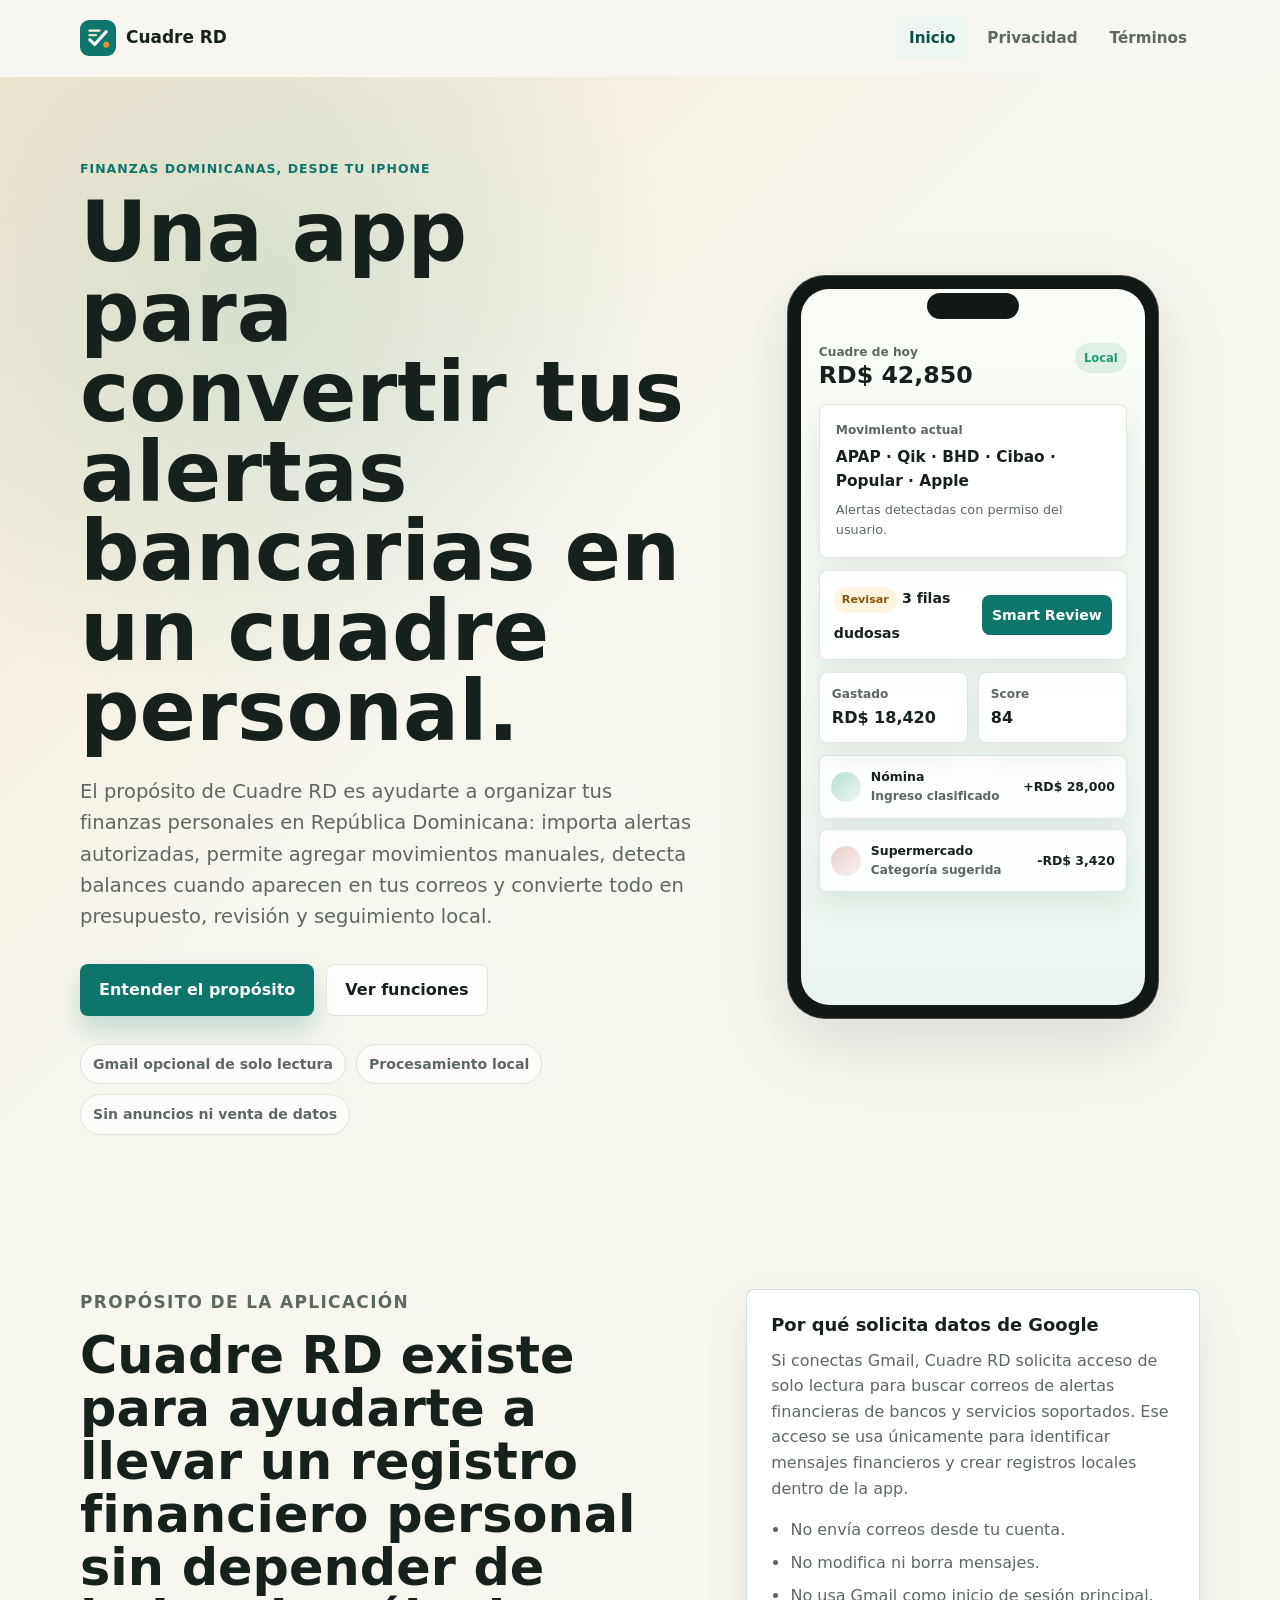
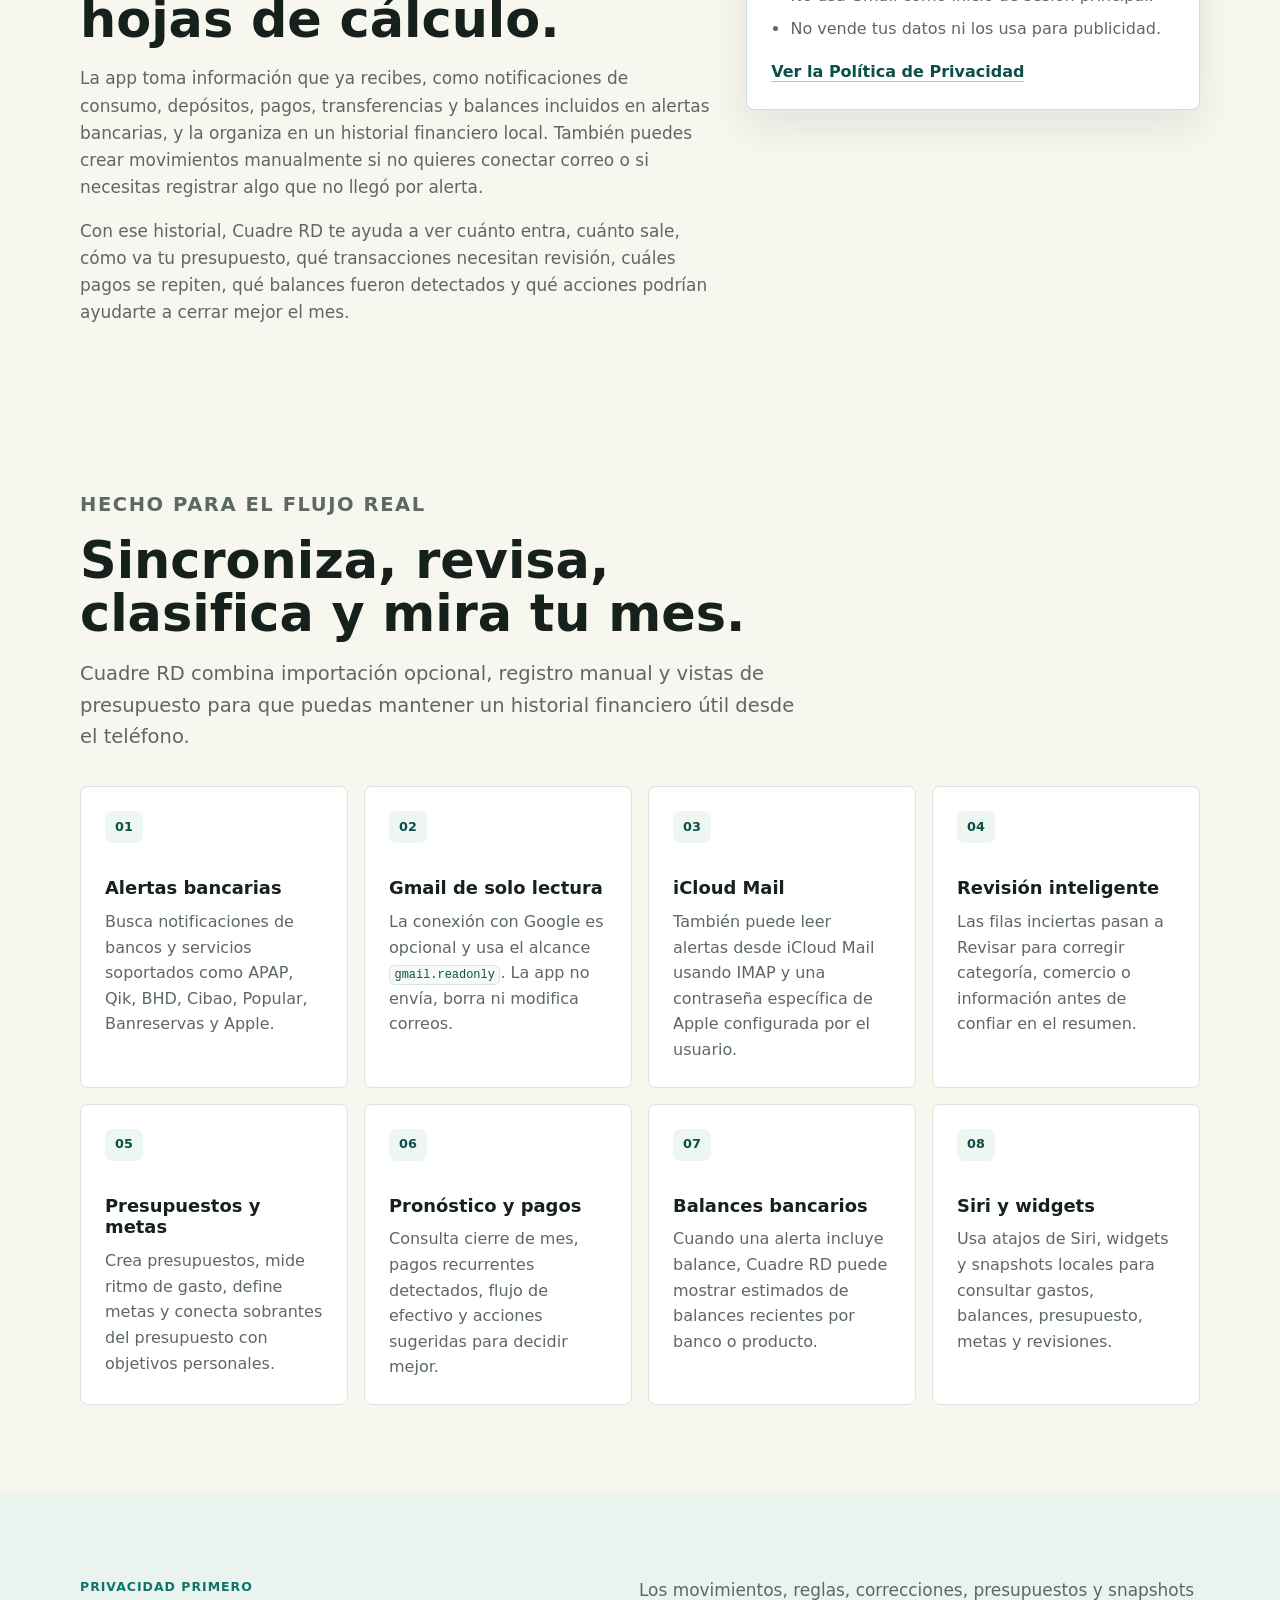
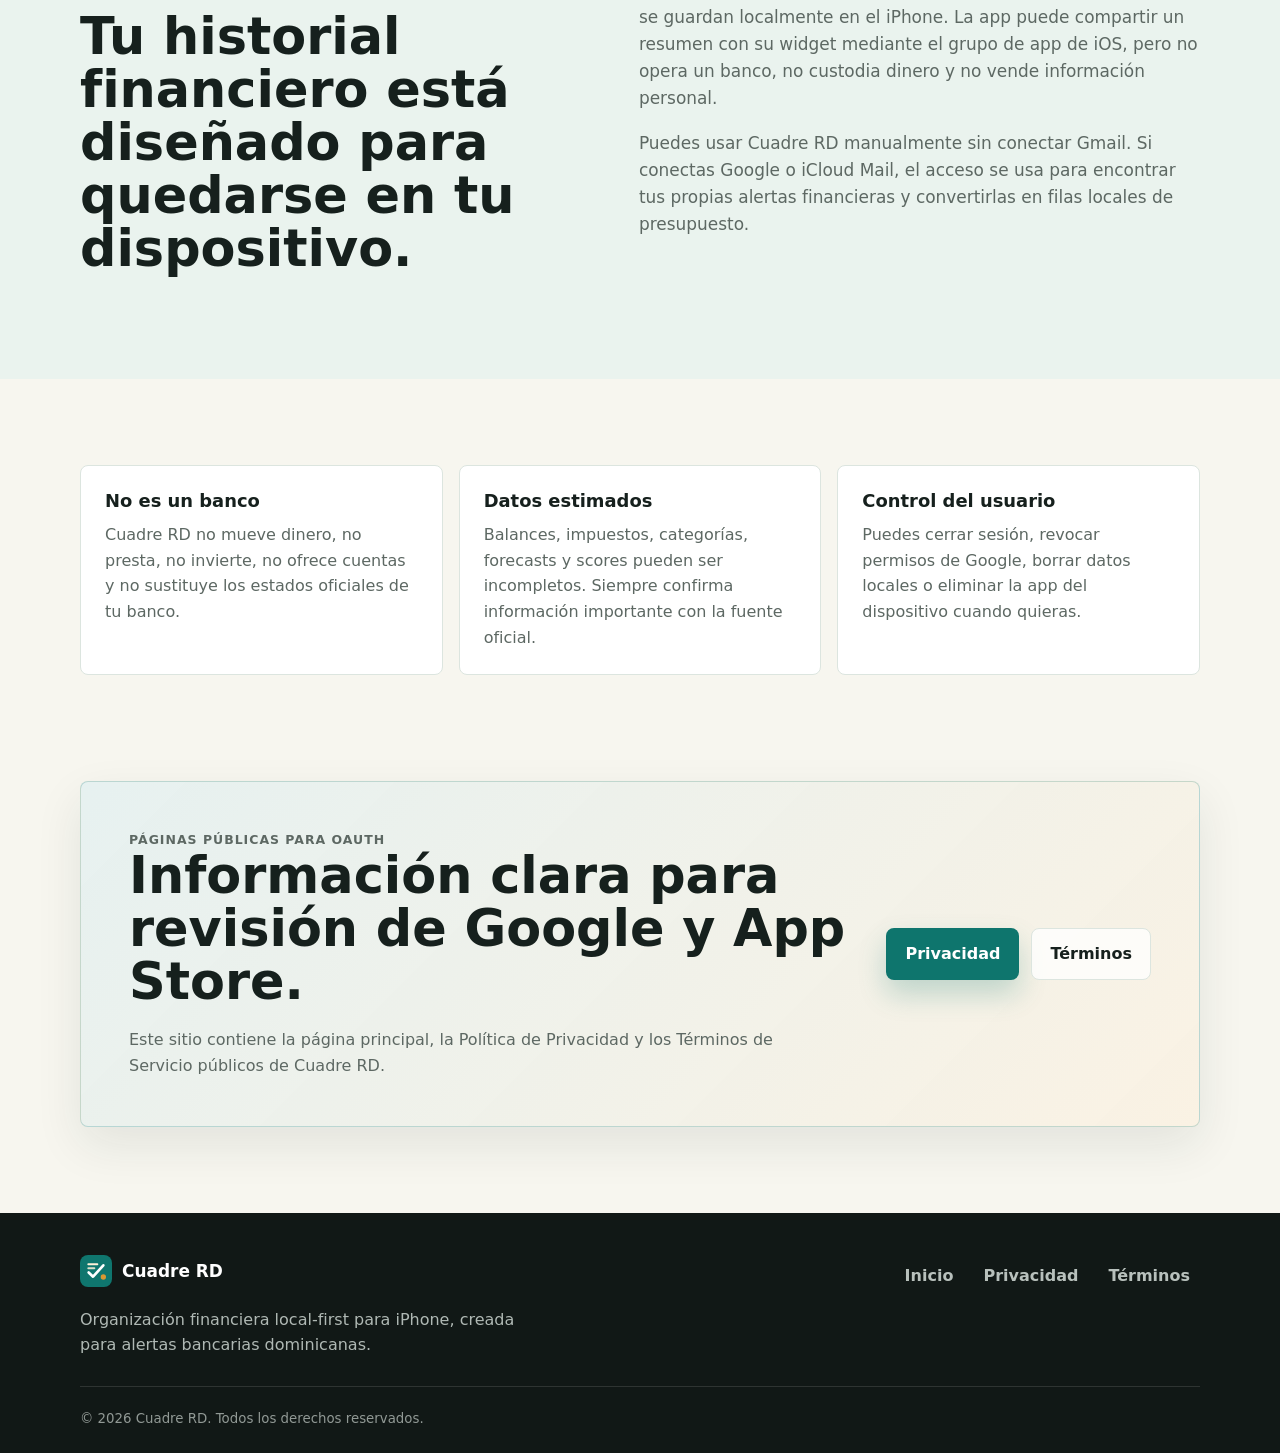
<file: index.html>
<!doctype html>
<html lang="es">
  <head>
    <meta charset="utf-8">
    <meta name="viewport" content="width=device-width, initial-scale=1">
    <title>Cuadre RD | Finanzas personales para alertas bancarias dominicanas</title>
    <meta name="description" content="Cuadre RD es una app iOS de finanzas personales que ayuda a organizar alertas bancarias, movimientos manuales, presupuestos, balances y revisiones desde el iPhone.">
    <meta name="theme-color" content="#0e756d">
    <link rel="icon" href="assets/cuadrerd-mark.svg" type="image/svg+xml">
    <link rel="stylesheet" href="styles.css">
  </head>
  <body>
    <a class="skip-link" href="#contenido">Saltar al contenido</a>

    <header class="site-header" data-header>
      <nav class="nav container" aria-label="Navegación principal">
        <a class="brand" href="index.html" aria-label="Inicio de Cuadre RD">
          <img src="assets/cuadrerd-mark.svg" alt="" width="36" height="36">
          <span>Cuadre RD</span>
        </a>
        <button class="nav-toggle" type="button" data-nav-toggle aria-expanded="false" aria-controls="nav-links">
          <span class="sr-only">Abrir navegación</span>
          <span></span>
          <span></span>
          <span></span>
        </button>
        <div class="nav-links" id="nav-links" data-nav-links>
          <a href="index.html" aria-current="page">Inicio</a>
          <a href="privacy.html">Privacidad</a>
          <a href="terms.html">Términos</a>
        </div>
      </nav>
    </header>

    <main id="contenido">
      <section class="hero">
        <div class="container hero-grid">
          <div class="hero-copy reveal">
            <p class="eyebrow">Finanzas dominicanas, desde tu iPhone</p>
            <h1>Una app para convertir tus alertas bancarias en un cuadre personal.</h1>
            <p class="hero-text">
              El propósito de Cuadre RD es ayudarte a organizar tus finanzas personales en República Dominicana:
              importa alertas autorizadas, permite agregar movimientos manuales, detecta balances cuando aparecen
              en tus correos y convierte todo en presupuesto, revisión y seguimiento local.
            </p>
            <div class="hero-actions" aria-label="Acciones principales">
              <a class="btn btn-primary" href="#proposito">Entender el propósito</a>
              <a class="btn btn-secondary" href="#funciones">Ver funciones</a>
            </div>
            <div class="trust-row" aria-label="Puntos de confianza">
              <span>Gmail opcional de solo lectura</span>
              <span>Procesamiento local</span>
              <span>Sin anuncios ni venta de datos</span>
            </div>
          </div>

          <div class="app-preview reveal" aria-label="Vista conceptual de Cuadre RD">
            <div class="device">
              <div class="device-notch"></div>
              <div class="device-screen">
                <div class="screen-top">
                  <div>
                    <small>Cuadre de hoy</small>
                    <strong>RD$ 42,850</strong>
                  </div>
                  <span class="sync-badge">Local</span>
                </div>
                <div class="pulse-card">
                  <span>Movimiento actual</span>
                  <strong>APAP · Qik · BHD · Cibao · Popular · Apple</strong>
                  <p>Alertas detectadas con permiso del usuario.</p>
                </div>
                <div class="review-card">
                  <div>
                    <span>Revisar</span>
                    <strong>3 filas dudosas</strong>
                  </div>
                  <b>Smart Review</b>
                </div>
                <div class="mini-grid">
                  <div>
                    <span>Gastado</span>
                    <strong>RD$ 18,420</strong>
                  </div>
                  <div>
                    <span>Score</span>
                    <strong>84</strong>
                  </div>
                </div>
                <div class="transaction-row">
                  <span class="dot income"></span>
                  <div>
                    <strong>Nómina</strong>
                    <small>Ingreso clasificado</small>
                  </div>
                  <b>+RD$ 28,000</b>
                </div>
                <div class="transaction-row">
                  <span class="dot expense"></span>
                  <div>
                    <strong>Supermercado</strong>
                    <small>Categoría sugerida</small>
                  </div>
                  <b>-RD$ 3,420</b>
                </div>
              </div>
            </div>
          </div>
        </div>
      </section>

      <section class="section-pad purpose-section" id="proposito">
        <div class="container purpose-grid">
          <div class="purpose-copy reveal">
            <p class="eyebrow">Propósito de la aplicación</p>
            <h2>Cuadre RD existe para ayudarte a llevar un registro financiero personal sin depender de hojas de cálculo.</h2>
            <p>
              La app toma información que ya recibes, como notificaciones de consumo, depósitos, pagos,
              transferencias y balances incluidos en alertas bancarias, y la organiza en un historial financiero
              local. También puedes crear movimientos manualmente si no quieres conectar correo o si necesitas
              registrar algo que no llegó por alerta.
            </p>
            <p>
              Con ese historial, Cuadre RD te ayuda a ver cuánto entra, cuánto sale, cómo va tu presupuesto,
              qué transacciones necesitan revisión, cuáles pagos se repiten, qué balances fueron detectados y
              qué acciones podrían ayudarte a cerrar mejor el mes.
            </p>
          </div>

          <div class="purpose-panel reveal" aria-label="Uso de datos solicitados">
            <h3>Por qué solicita datos de Google</h3>
            <p>
              Si conectas Gmail, Cuadre RD solicita acceso de solo lectura para buscar correos de alertas
              financieras de bancos y servicios soportados. Ese acceso se usa únicamente para identificar
              mensajes financieros y crear registros locales dentro de la app.
            </p>
            <ul>
              <li>No envía correos desde tu cuenta.</li>
              <li>No modifica ni borra mensajes.</li>
              <li>No usa Gmail como inicio de sesión principal.</li>
              <li>No vende tus datos ni los usa para publicidad.</li>
            </ul>
            <a class="inline-link" href="privacy.html">Ver la Política de Privacidad</a>
          </div>
        </div>
      </section>

      <section class="section-pad compact" id="funciones">
        <div class="container">
          <div class="section-heading reveal">
            <p class="eyebrow">Hecho para el flujo real</p>
            <h2>Sincroniza, revisa, clasifica y mira tu mes.</h2>
            <p>
              Cuadre RD combina importación opcional, registro manual y vistas de presupuesto para que puedas
              mantener un historial financiero útil desde el teléfono.
            </p>
          </div>

          <div class="feature-grid">
            <article class="feature-card reveal">
              <span class="feature-index">01</span>
              <h3>Alertas bancarias</h3>
              <p>Busca notificaciones de bancos y servicios soportados como APAP, Qik, BHD, Cibao, Popular, Banreservas y Apple.</p>
            </article>
            <article class="feature-card reveal">
              <span class="feature-index">02</span>
              <h3>Gmail de solo lectura</h3>
              <p>La conexión con Google es opcional y usa el alcance <code>gmail.readonly</code>. La app no envía, borra ni modifica correos.</p>
            </article>
            <article class="feature-card reveal">
              <span class="feature-index">03</span>
              <h3>iCloud Mail</h3>
              <p>También puede leer alertas desde iCloud Mail usando IMAP y una contraseña específica de Apple configurada por el usuario.</p>
            </article>
            <article class="feature-card reveal">
              <span class="feature-index">04</span>
              <h3>Revisión inteligente</h3>
              <p>Las filas inciertas pasan a Revisar para corregir categoría, comercio o información antes de confiar en el resumen.</p>
            </article>
            <article class="feature-card reveal">
              <span class="feature-index">05</span>
              <h3>Presupuestos y metas</h3>
              <p>Crea presupuestos, mide ritmo de gasto, define metas y conecta sobrantes del presupuesto con objetivos personales.</p>
            </article>
            <article class="feature-card reveal">
              <span class="feature-index">06</span>
              <h3>Pronóstico y pagos</h3>
              <p>Consulta cierre de mes, pagos recurrentes detectados, flujo de efectivo y acciones sugeridas para decidir mejor.</p>
            </article>
            <article class="feature-card reveal">
              <span class="feature-index">07</span>
              <h3>Balances bancarios</h3>
              <p>Cuando una alerta incluye balance, Cuadre RD puede mostrar estimados de balances recientes por banco o producto.</p>
            </article>
            <article class="feature-card reveal">
              <span class="feature-index">08</span>
              <h3>Siri y widgets</h3>
              <p>Usa atajos de Siri, widgets y snapshots locales para consultar gastos, balances, presupuesto, metas y revisiones.</p>
            </article>
          </div>
        </div>
      </section>

      <section class="section-pad tinted">
        <div class="container split">
          <div class="reveal">
            <p class="eyebrow">Privacidad primero</p>
            <h2>Tu historial financiero está diseñado para quedarse en tu dispositivo.</h2>
          </div>
          <div class="copy-stack reveal">
            <p>
              Los movimientos, reglas, correcciones, presupuestos y snapshots se guardan localmente en el iPhone.
              La app puede compartir un resumen con su widget mediante el grupo de app de iOS, pero no opera un
              banco, no custodia dinero y no vende información personal.
            </p>
            <p>
              Puedes usar Cuadre RD manualmente sin conectar Gmail. Si conectas Google o iCloud Mail, el acceso
              se usa para encontrar tus propias alertas financieras y convertirlas en filas locales de presupuesto.
            </p>
          </div>
        </div>
      </section>

      <section class="section-pad">
        <div class="container proof-grid">
          <div class="proof-card reveal">
            <h3>No es un banco</h3>
            <p>Cuadre RD no mueve dinero, no presta, no invierte, no ofrece cuentas y no sustituye los estados oficiales de tu banco.</p>
          </div>
          <div class="proof-card reveal">
            <h3>Datos estimados</h3>
            <p>Balances, impuestos, categorías, forecasts y scores pueden ser incompletos. Siempre confirma información importante con la fuente oficial.</p>
          </div>
          <div class="proof-card reveal">
            <h3>Control del usuario</h3>
            <p>Puedes cerrar sesión, revocar permisos de Google, borrar datos locales o eliminar la app del dispositivo cuando quieras.</p>
          </div>
        </div>
      </section>

      <section class="section-pad final-cta">
        <div class="container cta-panel reveal">
          <div>
            <p class="eyebrow">Páginas públicas para OAuth</p>
            <h2>Información clara para revisión de Google y App Store.</h2>
            <p>
              Este sitio contiene la página principal, la Política de Privacidad y los Términos de Servicio
              públicos de Cuadre RD.
            </p>
          </div>
          <div class="cta-actions">
            <a class="btn btn-primary" href="privacy.html">Privacidad</a>
            <a class="btn btn-secondary" href="terms.html">Términos</a>
          </div>
        </div>
      </section>
    </main>

    <footer class="site-footer">
      <div class="container footer-grid">
        <div>
          <a class="brand footer-brand" href="index.html">
            <img src="assets/cuadrerd-mark.svg" alt="" width="32" height="32">
            <span>Cuadre RD</span>
          </a>
          <p>Organización financiera local-first para iPhone, creada para alertas bancarias dominicanas.</p>
        </div>
        <nav class="footer-links" aria-label="Navegación del pie de página">
          <a href="index.html">Inicio</a>
          <a href="privacy.html">Privacidad</a>
          <a href="terms.html">Términos</a>
        </nav>
      </div>
      <div class="container footer-bottom">
        <small>&copy; <span data-year></span> Cuadre RD. Todos los derechos reservados.</small>
      </div>
    </footer>

    <script src="script.js"></script>
  </body>
</html>
</file>
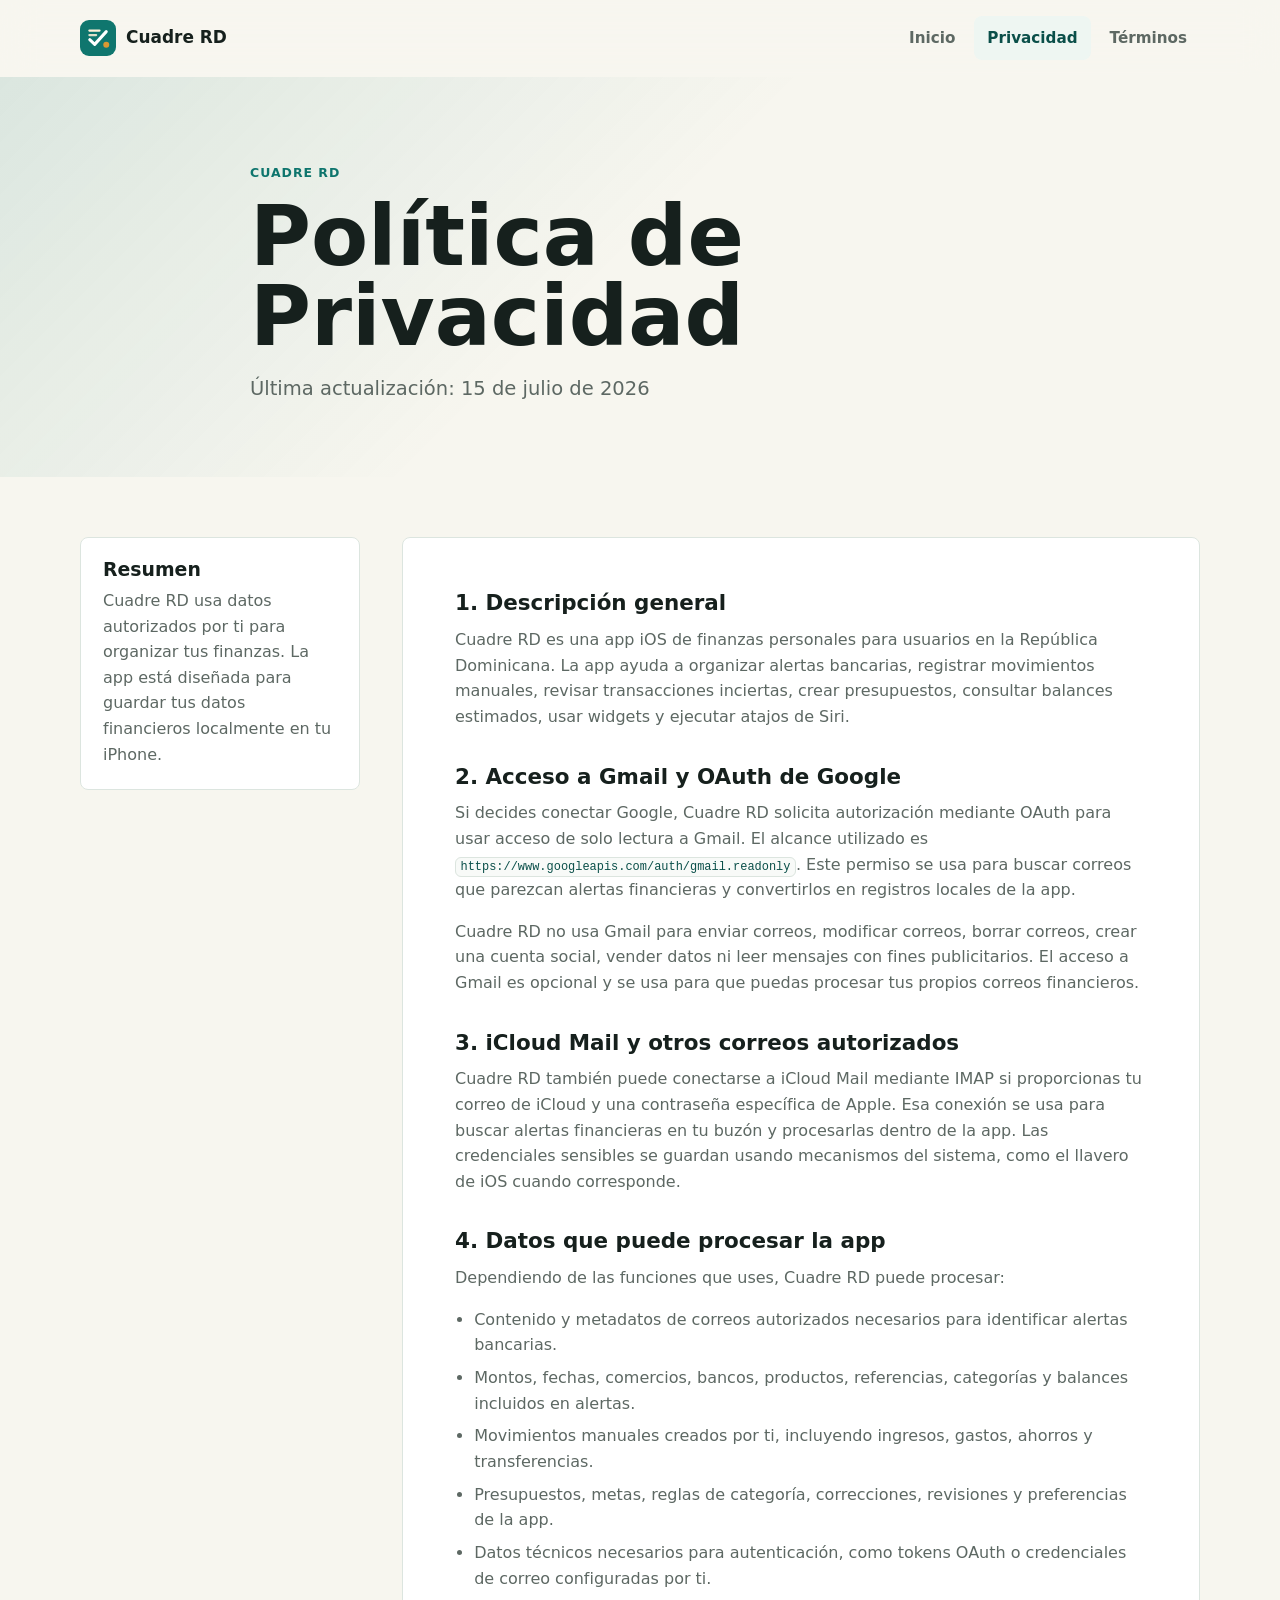
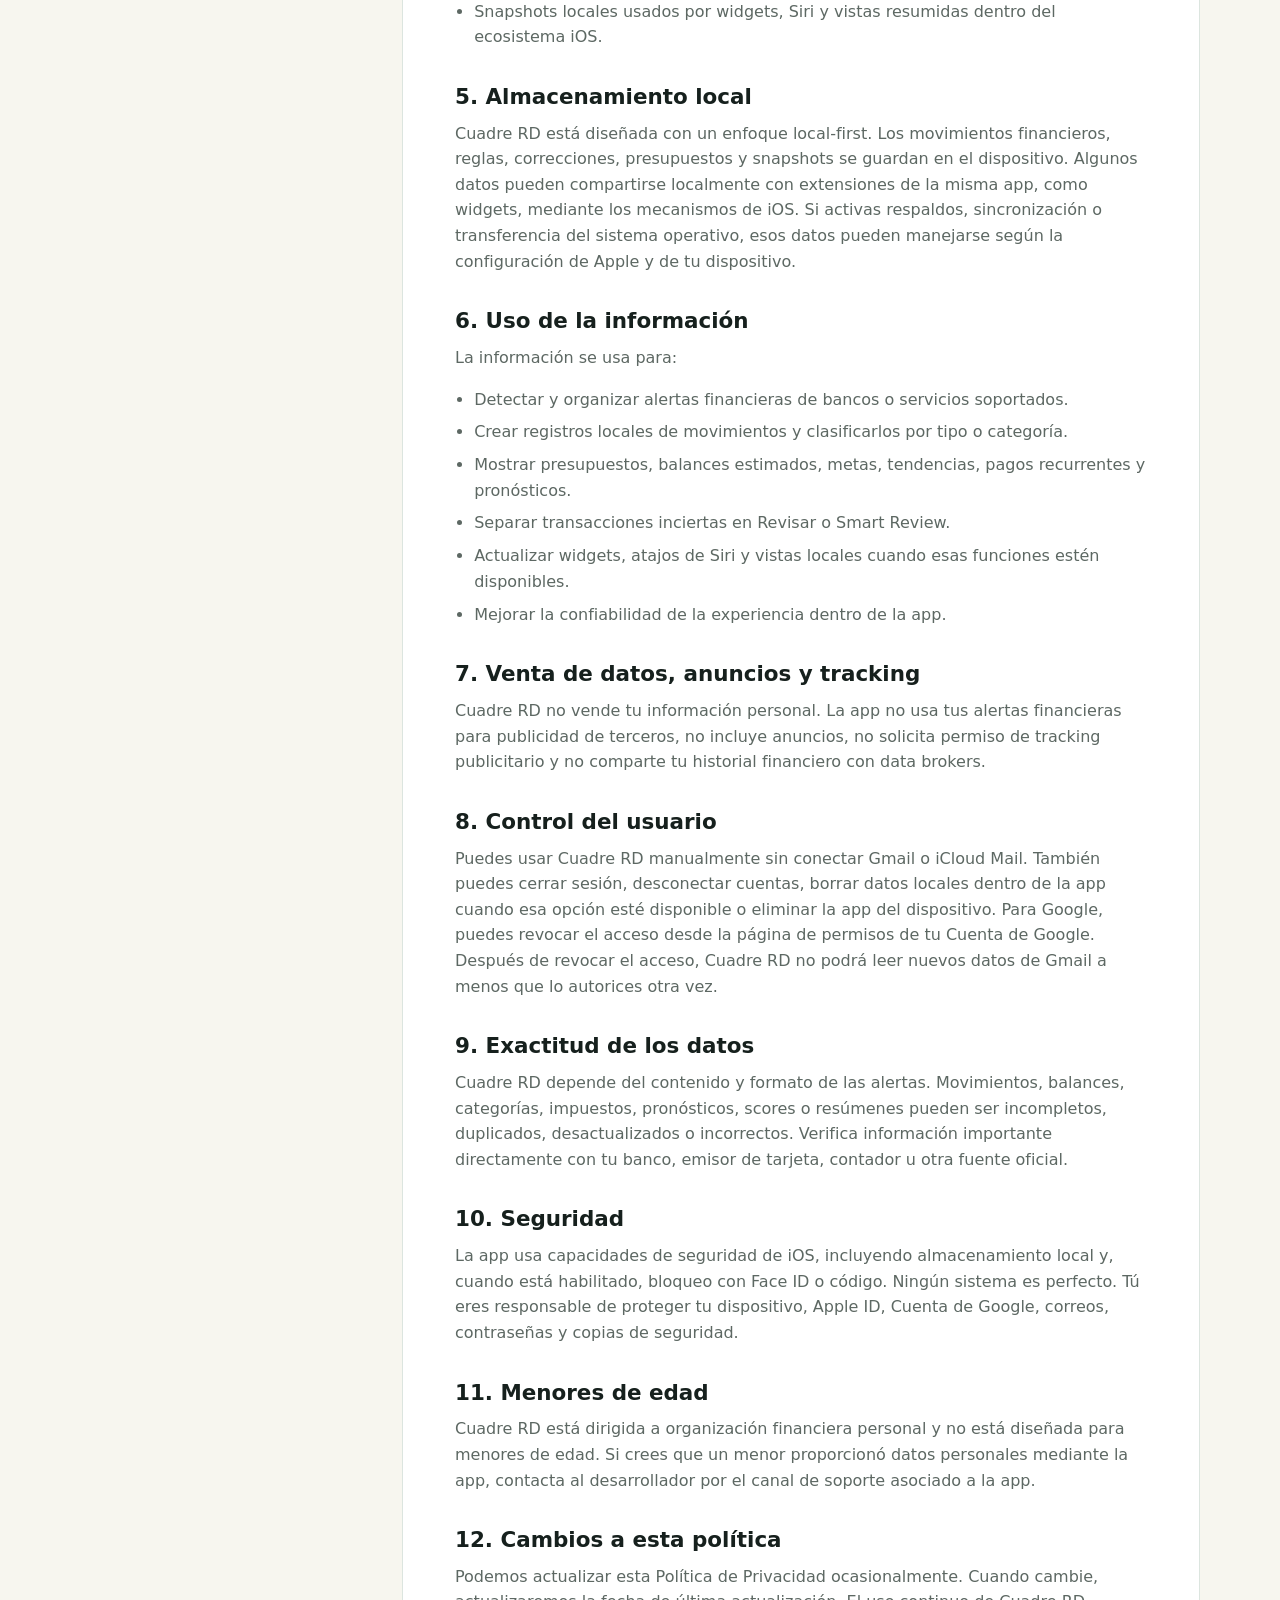
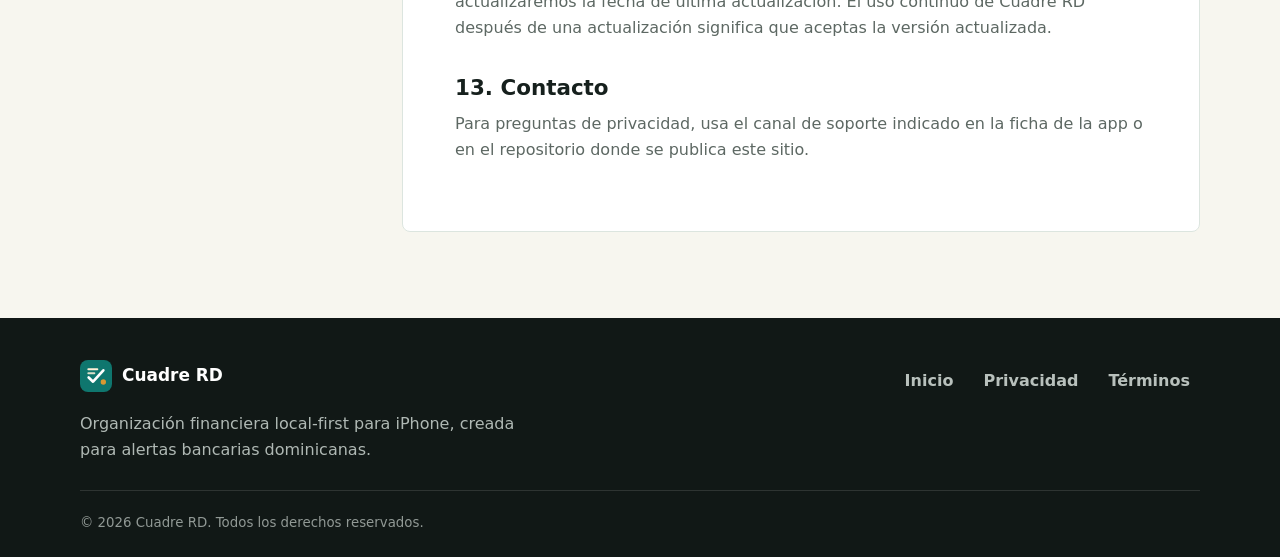
<file: privacy.html>
<!doctype html>
<html lang="es">
  <head>
    <meta charset="utf-8">
    <meta name="viewport" content="width=device-width, initial-scale=1">
    <title>Política de Privacidad | Cuadre RD</title>
    <meta name="description" content="Política de Privacidad de Cuadre RD, app iOS de finanzas personales con procesamiento local y acceso opcional a alertas de correo.">
    <meta name="theme-color" content="#0e756d">
    <link rel="icon" href="assets/cuadrerd-mark.svg" type="image/svg+xml">
    <link rel="stylesheet" href="styles.css">
  </head>
  <body>
    <a class="skip-link" href="#contenido">Saltar al contenido</a>

    <header class="site-header" data-header>
      <nav class="nav container" aria-label="Navegación principal">
        <a class="brand" href="index.html" aria-label="Inicio de Cuadre RD">
          <img src="assets/cuadrerd-mark.svg" alt="" width="36" height="36">
          <span>Cuadre RD</span>
        </a>
        <button class="nav-toggle" type="button" data-nav-toggle aria-expanded="false" aria-controls="nav-links">
          <span class="sr-only">Abrir navegación</span>
          <span></span>
          <span></span>
          <span></span>
        </button>
        <div class="nav-links" id="nav-links" data-nav-links>
          <a href="index.html">Inicio</a>
          <a href="privacy.html" aria-current="page">Privacidad</a>
          <a href="terms.html">Términos</a>
        </div>
      </nav>
    </header>

    <main id="contenido">
      <section class="page-hero">
        <div class="container narrow reveal">
          <p class="eyebrow">Cuadre RD</p>
          <h1>Política de Privacidad</h1>
          <p class="hero-text">Última actualización: 15 de julio de 2026</p>
        </div>
      </section>

      <section class="section-pad compact">
        <div class="container policy-layout">
          <aside class="policy-summary reveal" aria-label="Resumen de privacidad">
            <h2>Resumen</h2>
            <p>Cuadre RD usa datos autorizados por ti para organizar tus finanzas. La app está diseñada para guardar tus datos financieros localmente en tu iPhone.</p>
          </aside>

          <article class="policy-content reveal">
            <h2>1. Descripción general</h2>
            <p>
              Cuadre RD es una app iOS de finanzas personales para usuarios en la República Dominicana. La app
              ayuda a organizar alertas bancarias, registrar movimientos manuales, revisar transacciones inciertas,
              crear presupuestos, consultar balances estimados, usar widgets y ejecutar atajos de Siri.
            </p>

            <h2>2. Acceso a Gmail y OAuth de Google</h2>
            <p>
              Si decides conectar Google, Cuadre RD solicita autorización mediante OAuth para usar acceso de solo
              lectura a Gmail. El alcance utilizado es <code>https://www.googleapis.com/auth/gmail.readonly</code>.
              Este permiso se usa para buscar correos que parezcan alertas financieras y convertirlos en registros
              locales de la app.
            </p>
            <p>
              Cuadre RD no usa Gmail para enviar correos, modificar correos, borrar correos, crear una cuenta social,
              vender datos ni leer mensajes con fines publicitarios. El acceso a Gmail es opcional y se usa para
              que puedas procesar tus propios correos financieros.
            </p>

            <h2>3. iCloud Mail y otros correos autorizados</h2>
            <p>
              Cuadre RD también puede conectarse a iCloud Mail mediante IMAP si proporcionas tu correo de iCloud y
              una contraseña específica de Apple. Esa conexión se usa para buscar alertas financieras en tu buzón y
              procesarlas dentro de la app. Las credenciales sensibles se guardan usando mecanismos del sistema,
              como el llavero de iOS cuando corresponde.
            </p>

            <h2>4. Datos que puede procesar la app</h2>
            <p>Dependiendo de las funciones que uses, Cuadre RD puede procesar:</p>
            <ul>
              <li>Contenido y metadatos de correos autorizados necesarios para identificar alertas bancarias.</li>
              <li>Montos, fechas, comercios, bancos, productos, referencias, categorías y balances incluidos en alertas.</li>
              <li>Movimientos manuales creados por ti, incluyendo ingresos, gastos, ahorros y transferencias.</li>
              <li>Presupuestos, metas, reglas de categoría, correcciones, revisiones y preferencias de la app.</li>
              <li>Datos técnicos necesarios para autenticación, como tokens OAuth o credenciales de correo configuradas por ti.</li>
              <li>Snapshots locales usados por widgets, Siri y vistas resumidas dentro del ecosistema iOS.</li>
            </ul>

            <h2>5. Almacenamiento local</h2>
            <p>
              Cuadre RD está diseñada con un enfoque local-first. Los movimientos financieros, reglas, correcciones,
              presupuestos y snapshots se guardan en el dispositivo. Algunos datos pueden compartirse localmente con
              extensiones de la misma app, como widgets, mediante los mecanismos de iOS. Si activas respaldos,
              sincronización o transferencia del sistema operativo, esos datos pueden manejarse según la configuración
              de Apple y de tu dispositivo.
            </p>

            <h2>6. Uso de la información</h2>
            <p>La información se usa para:</p>
            <ul>
              <li>Detectar y organizar alertas financieras de bancos o servicios soportados.</li>
              <li>Crear registros locales de movimientos y clasificarlos por tipo o categoría.</li>
              <li>Mostrar presupuestos, balances estimados, metas, tendencias, pagos recurrentes y pronósticos.</li>
              <li>Separar transacciones inciertas en Revisar o Smart Review.</li>
              <li>Actualizar widgets, atajos de Siri y vistas locales cuando esas funciones estén disponibles.</li>
              <li>Mejorar la confiabilidad de la experiencia dentro de la app.</li>
            </ul>

            <h2>7. Venta de datos, anuncios y tracking</h2>
            <p>
              Cuadre RD no vende tu información personal. La app no usa tus alertas financieras para publicidad de
              terceros, no incluye anuncios, no solicita permiso de tracking publicitario y no comparte tu historial
              financiero con data brokers.
            </p>

            <h2>8. Control del usuario</h2>
            <p>
              Puedes usar Cuadre RD manualmente sin conectar Gmail o iCloud Mail. También puedes cerrar sesión,
              desconectar cuentas, borrar datos locales dentro de la app cuando esa opción esté disponible o eliminar
              la app del dispositivo. Para Google, puedes revocar el acceso desde la página de permisos de tu Cuenta
              de Google. Después de revocar el acceso, Cuadre RD no podrá leer nuevos datos de Gmail a menos que lo
              autorices otra vez.
            </p>

            <h2>9. Exactitud de los datos</h2>
            <p>
              Cuadre RD depende del contenido y formato de las alertas. Movimientos, balances, categorías, impuestos,
              pronósticos, scores o resúmenes pueden ser incompletos, duplicados, desactualizados o incorrectos.
              Verifica información importante directamente con tu banco, emisor de tarjeta, contador u otra fuente
              oficial.
            </p>

            <h2>10. Seguridad</h2>
            <p>
              La app usa capacidades de seguridad de iOS, incluyendo almacenamiento local y, cuando está habilitado,
              bloqueo con Face ID o código. Ningún sistema es perfecto. Tú eres responsable de proteger tu dispositivo,
              Apple ID, Cuenta de Google, correos, contraseñas y copias de seguridad.
            </p>

            <h2>11. Menores de edad</h2>
            <p>
              Cuadre RD está dirigida a organización financiera personal y no está diseñada para menores de edad. Si
              crees que un menor proporcionó datos personales mediante la app, contacta al desarrollador por el canal
              de soporte asociado a la app.
            </p>

            <h2>12. Cambios a esta política</h2>
            <p>
              Podemos actualizar esta Política de Privacidad ocasionalmente. Cuando cambie, actualizaremos la fecha
              de última actualización. El uso continuo de Cuadre RD después de una actualización significa que aceptas
              la versión actualizada.
            </p>

            <h2>13. Contacto</h2>
            <p>
              Para preguntas de privacidad, usa el canal de soporte indicado en la ficha de la app o en el repositorio
              donde se publica este sitio.
            </p>
          </article>
        </div>
      </section>
    </main>

    <footer class="site-footer">
      <div class="container footer-grid">
        <div>
          <a class="brand footer-brand" href="index.html">
            <img src="assets/cuadrerd-mark.svg" alt="" width="32" height="32">
            <span>Cuadre RD</span>
          </a>
          <p>Organización financiera local-first para iPhone, creada para alertas bancarias dominicanas.</p>
        </div>
        <nav class="footer-links" aria-label="Navegación del pie de página">
          <a href="index.html">Inicio</a>
          <a href="privacy.html">Privacidad</a>
          <a href="terms.html">Términos</a>
        </nav>
      </div>
      <div class="container footer-bottom">
        <small>&copy; <span data-year></span> Cuadre RD. Todos los derechos reservados.</small>
      </div>
    </footer>

    <script src="script.js"></script>
  </body>
</html>
</file>
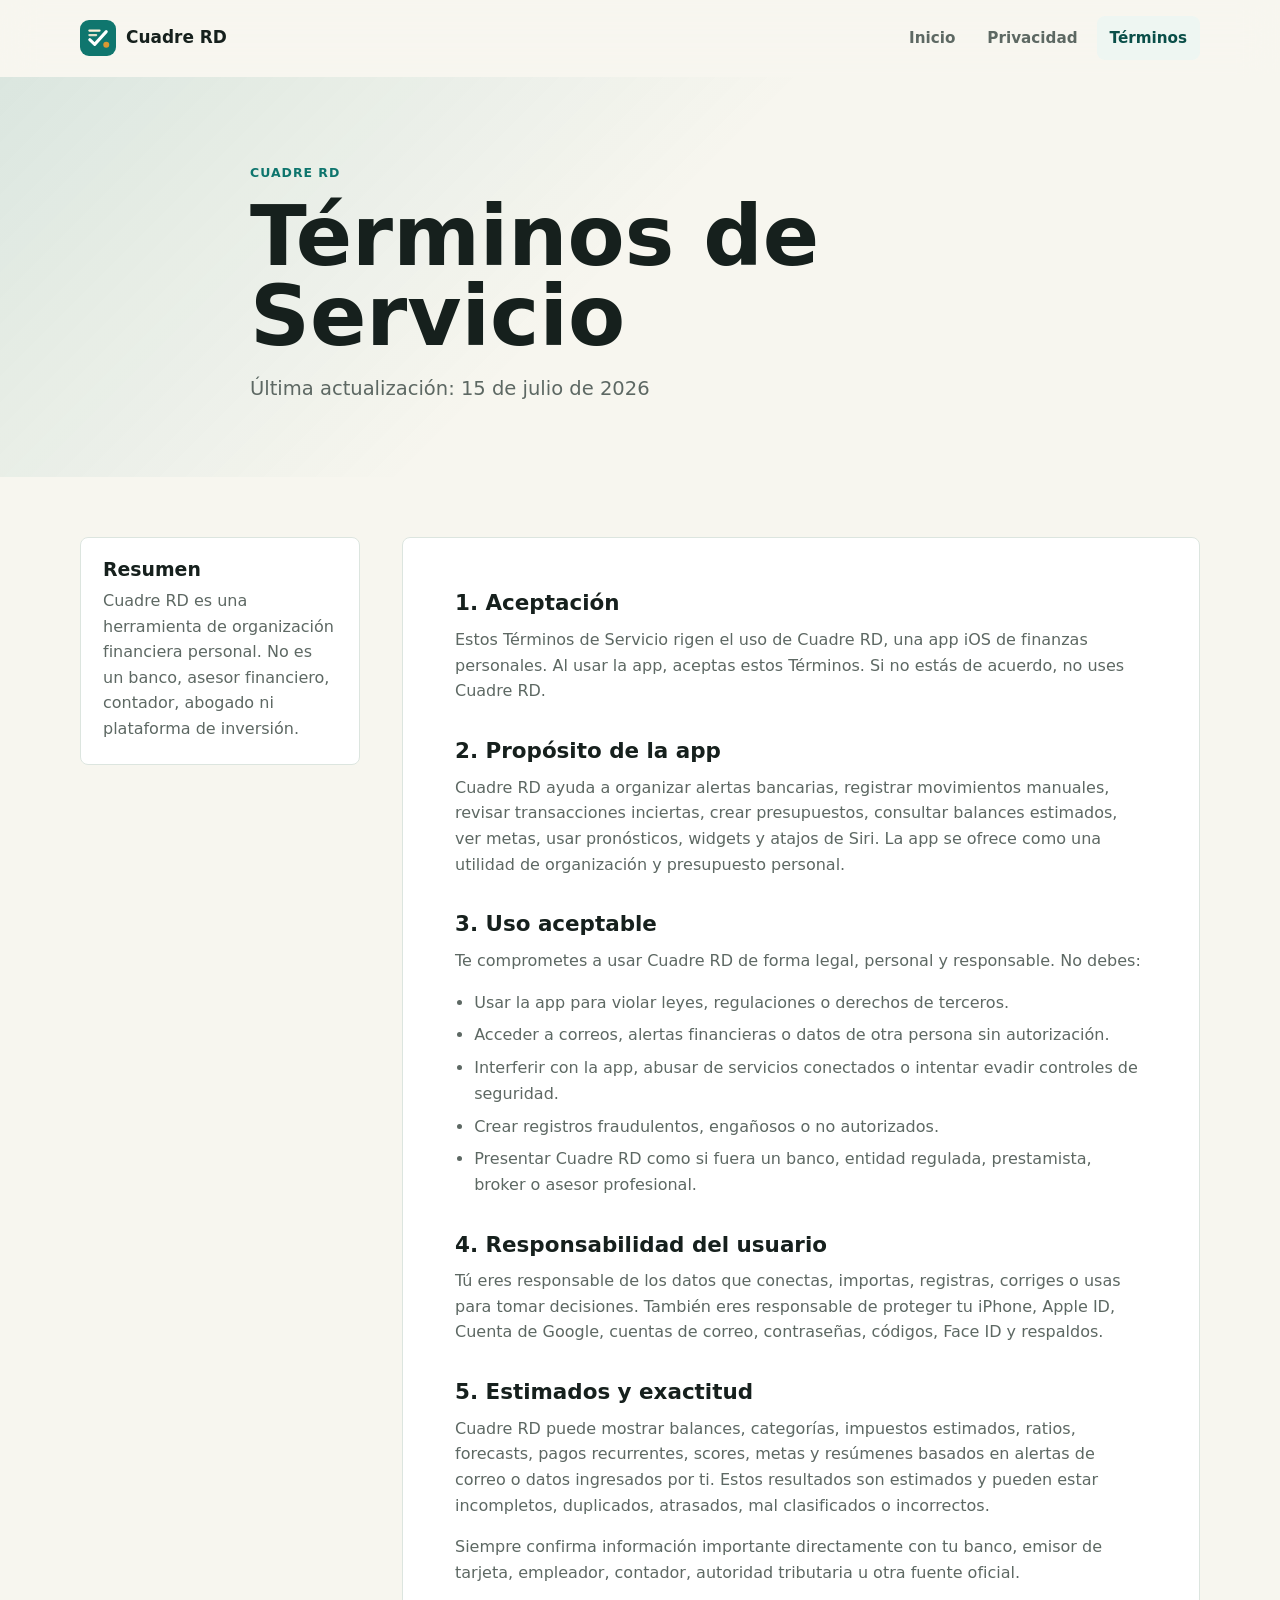
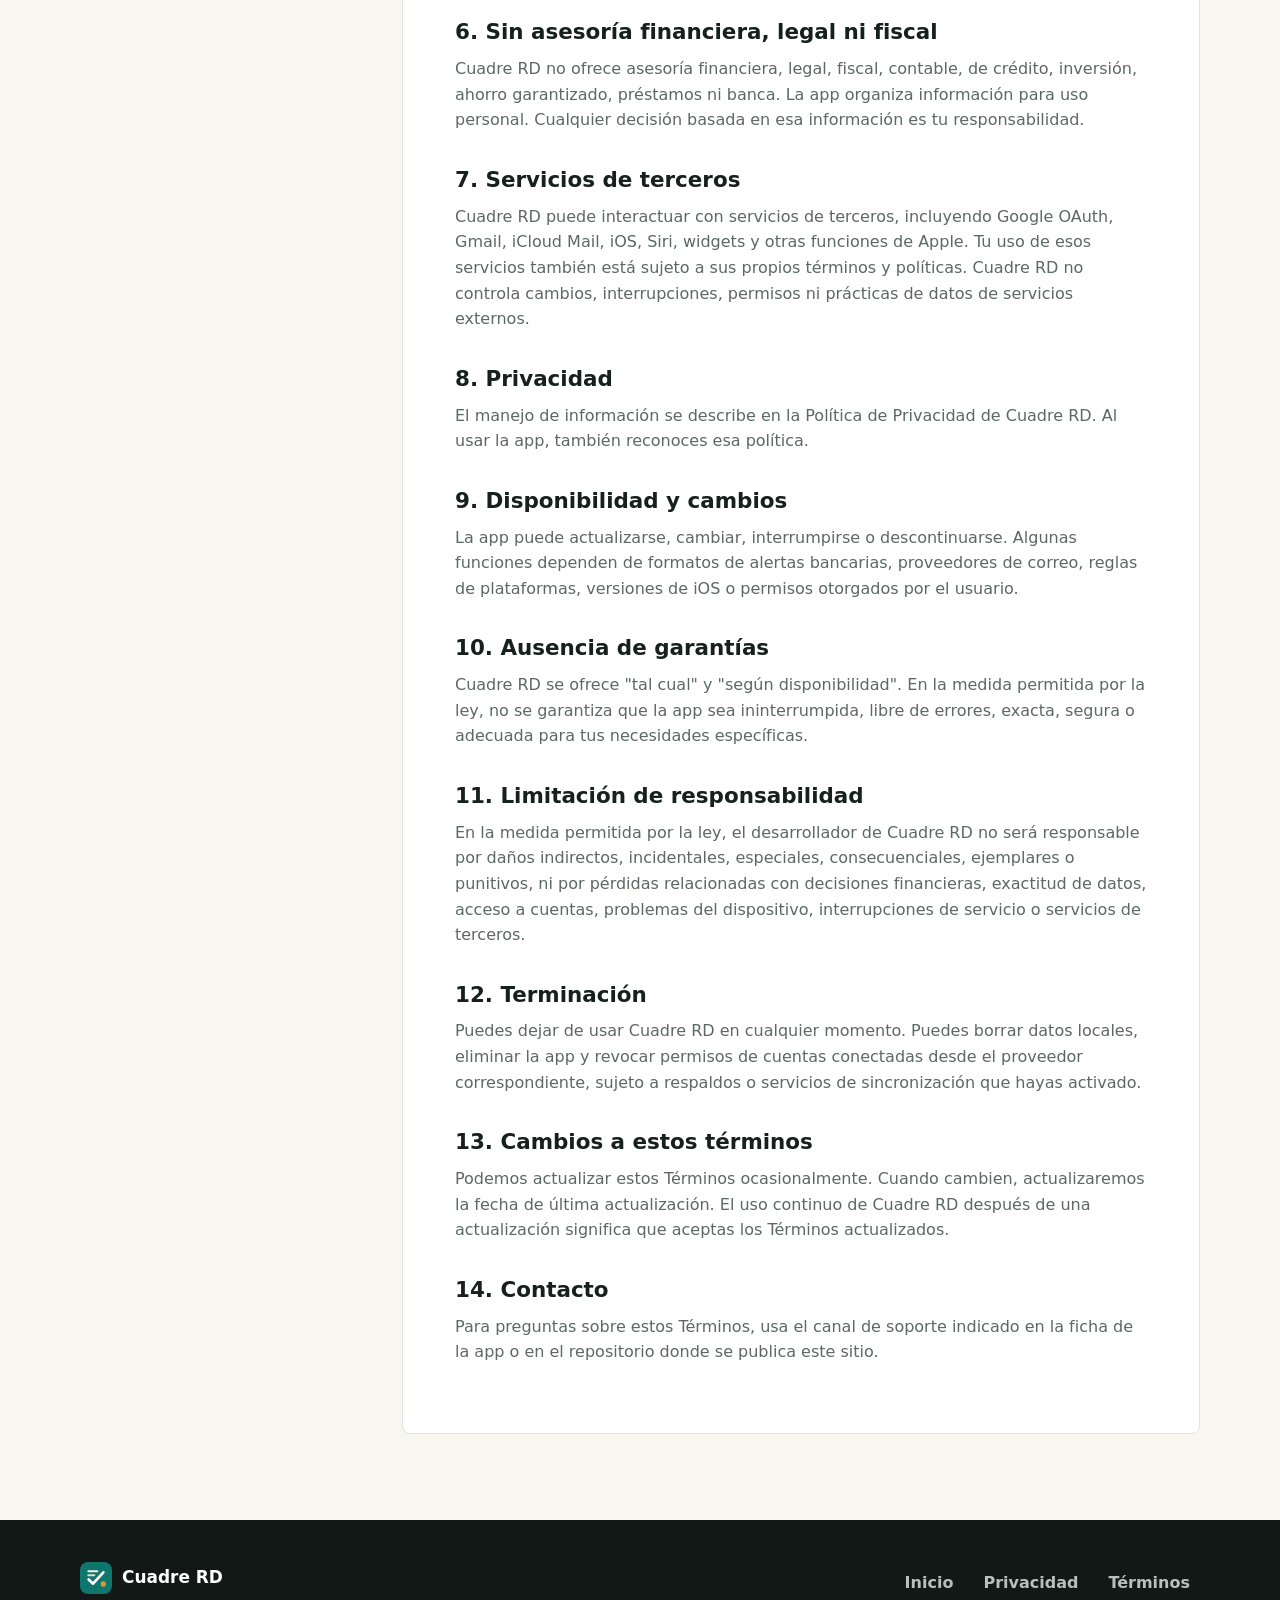
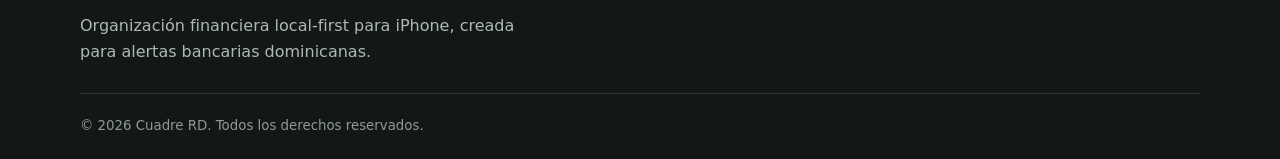
<file: terms.html>
<!doctype html>
<html lang="es">
  <head>
    <meta charset="utf-8">
    <meta name="viewport" content="width=device-width, initial-scale=1">
    <title>Términos de Servicio | Cuadre RD</title>
    <meta name="description" content="Términos de Servicio de Cuadre RD, app iOS de organización financiera personal.">
    <meta name="theme-color" content="#0e756d">
    <link rel="icon" href="assets/cuadrerd-mark.svg" type="image/svg+xml">
    <link rel="stylesheet" href="styles.css">
  </head>
  <body>
    <a class="skip-link" href="#contenido">Saltar al contenido</a>

    <header class="site-header" data-header>
      <nav class="nav container" aria-label="Navegación principal">
        <a class="brand" href="index.html" aria-label="Inicio de Cuadre RD">
          <img src="assets/cuadrerd-mark.svg" alt="" width="36" height="36">
          <span>Cuadre RD</span>
        </a>
        <button class="nav-toggle" type="button" data-nav-toggle aria-expanded="false" aria-controls="nav-links">
          <span class="sr-only">Abrir navegación</span>
          <span></span>
          <span></span>
          <span></span>
        </button>
        <div class="nav-links" id="nav-links" data-nav-links>
          <a href="index.html">Inicio</a>
          <a href="privacy.html">Privacidad</a>
          <a href="terms.html" aria-current="page">Términos</a>
        </div>
      </nav>
    </header>

    <main id="contenido">
      <section class="page-hero">
        <div class="container narrow reveal">
          <p class="eyebrow">Cuadre RD</p>
          <h1>Términos de Servicio</h1>
          <p class="hero-text">Última actualización: 15 de julio de 2026</p>
        </div>
      </section>

      <section class="section-pad compact">
        <div class="container policy-layout">
          <aside class="policy-summary reveal" aria-label="Resumen de términos">
            <h2>Resumen</h2>
            <p>Cuadre RD es una herramienta de organización financiera personal. No es un banco, asesor financiero, contador, abogado ni plataforma de inversión.</p>
          </aside>

          <article class="policy-content reveal">
            <h2>1. Aceptación</h2>
            <p>
              Estos Términos de Servicio rigen el uso de Cuadre RD, una app iOS de finanzas personales. Al usar la
              app, aceptas estos Términos. Si no estás de acuerdo, no uses Cuadre RD.
            </p>

            <h2>2. Propósito de la app</h2>
            <p>
              Cuadre RD ayuda a organizar alertas bancarias, registrar movimientos manuales, revisar transacciones
              inciertas, crear presupuestos, consultar balances estimados, ver metas, usar pronósticos, widgets y
              atajos de Siri. La app se ofrece como una utilidad de organización y presupuesto personal.
            </p>

            <h2>3. Uso aceptable</h2>
            <p>Te comprometes a usar Cuadre RD de forma legal, personal y responsable. No debes:</p>
            <ul>
              <li>Usar la app para violar leyes, regulaciones o derechos de terceros.</li>
              <li>Acceder a correos, alertas financieras o datos de otra persona sin autorización.</li>
              <li>Interferir con la app, abusar de servicios conectados o intentar evadir controles de seguridad.</li>
              <li>Crear registros fraudulentos, engañosos o no autorizados.</li>
              <li>Presentar Cuadre RD como si fuera un banco, entidad regulada, prestamista, broker o asesor profesional.</li>
            </ul>

            <h2>4. Responsabilidad del usuario</h2>
            <p>
              Tú eres responsable de los datos que conectas, importas, registras, corriges o usas para tomar
              decisiones. También eres responsable de proteger tu iPhone, Apple ID, Cuenta de Google, cuentas de
              correo, contraseñas, códigos, Face ID y respaldos.
            </p>

            <h2>5. Estimados y exactitud</h2>
            <p>
              Cuadre RD puede mostrar balances, categorías, impuestos estimados, ratios, forecasts, pagos recurrentes,
              scores, metas y resúmenes basados en alertas de correo o datos ingresados por ti. Estos resultados son
              estimados y pueden estar incompletos, duplicados, atrasados, mal clasificados o incorrectos.
            </p>
            <p>
              Siempre confirma información importante directamente con tu banco, emisor de tarjeta, empleador,
              contador, autoridad tributaria u otra fuente oficial.
            </p>

            <h2>6. Sin asesoría financiera, legal ni fiscal</h2>
            <p>
              Cuadre RD no ofrece asesoría financiera, legal, fiscal, contable, de crédito, inversión, ahorro
              garantizado, préstamos ni banca. La app organiza información para uso personal. Cualquier decisión
              basada en esa información es tu responsabilidad.
            </p>

            <h2>7. Servicios de terceros</h2>
            <p>
              Cuadre RD puede interactuar con servicios de terceros, incluyendo Google OAuth, Gmail, iCloud Mail,
              iOS, Siri, widgets y otras funciones de Apple. Tu uso de esos servicios también está sujeto a sus
              propios términos y políticas. Cuadre RD no controla cambios, interrupciones, permisos ni prácticas de
              datos de servicios externos.
            </p>

            <h2>8. Privacidad</h2>
            <p>
              El manejo de información se describe en la Política de Privacidad de Cuadre RD. Al usar la app, también
              reconoces esa política.
            </p>

            <h2>9. Disponibilidad y cambios</h2>
            <p>
              La app puede actualizarse, cambiar, interrumpirse o descontinuarse. Algunas funciones dependen de
              formatos de alertas bancarias, proveedores de correo, reglas de plataformas, versiones de iOS o permisos
              otorgados por el usuario.
            </p>

            <h2>10. Ausencia de garantías</h2>
            <p>
              Cuadre RD se ofrece "tal cual" y "según disponibilidad". En la medida permitida por la ley, no se
              garantiza que la app sea ininterrumpida, libre de errores, exacta, segura o adecuada para tus necesidades
              específicas.
            </p>

            <h2>11. Limitación de responsabilidad</h2>
            <p>
              En la medida permitida por la ley, el desarrollador de Cuadre RD no será responsable por daños indirectos,
              incidentales, especiales, consecuenciales, ejemplares o punitivos, ni por pérdidas relacionadas con
              decisiones financieras, exactitud de datos, acceso a cuentas, problemas del dispositivo, interrupciones
              de servicio o servicios de terceros.
            </p>

            <h2>12. Terminación</h2>
            <p>
              Puedes dejar de usar Cuadre RD en cualquier momento. Puedes borrar datos locales, eliminar la app y
              revocar permisos de cuentas conectadas desde el proveedor correspondiente, sujeto a respaldos o servicios
              de sincronización que hayas activado.
            </p>

            <h2>13. Cambios a estos términos</h2>
            <p>
              Podemos actualizar estos Términos ocasionalmente. Cuando cambien, actualizaremos la fecha de última
              actualización. El uso continuo de Cuadre RD después de una actualización significa que aceptas los
              Términos actualizados.
            </p>

            <h2>14. Contacto</h2>
            <p>
              Para preguntas sobre estos Términos, usa el canal de soporte indicado en la ficha de la app o en el
              repositorio donde se publica este sitio.
            </p>
          </article>
        </div>
      </section>
    </main>

    <footer class="site-footer">
      <div class="container footer-grid">
        <div>
          <a class="brand footer-brand" href="index.html">
            <img src="assets/cuadrerd-mark.svg" alt="" width="32" height="32">
            <span>Cuadre RD</span>
          </a>
          <p>Organización financiera local-first para iPhone, creada para alertas bancarias dominicanas.</p>
        </div>
        <nav class="footer-links" aria-label="Navegación del pie de página">
          <a href="index.html">Inicio</a>
          <a href="privacy.html">Privacidad</a>
          <a href="terms.html">Términos</a>
        </nav>
      </div>
      <div class="container footer-bottom">
        <small>&copy; <span data-year></span> Cuadre RD. Todos los derechos reservados.</small>
      </div>
    </footer>

    <script src="script.js"></script>
  </body>
</html>
</file>
<file: styles.css>
:root {
  --bg: #f7f6ef;
  --surface: #ffffff;
  --surface-soft: #eef6f2;
  --surface-warm: #fff4df;
  --ink: #16201d;
  --muted: #5d6863;
  --line: #dce5df;
  --primary: #0e756d;
  --primary-dark: #0a4f49;
  --green: #1e9b72;
  --gold: #d99a2b;
  --rust: #b95c4b;
  --blue: #287c9d;
  --shadow: 0 24px 70px rgba(20, 45, 40, 0.13);
  --radius: 8px;
  --container: 1120px;
  --header-height: 76px;
  --font: ui-sans-serif, system-ui, -apple-system, BlinkMacSystemFont, "Segoe UI", sans-serif;
}

* {
  box-sizing: border-box;
}

html {
  scroll-behavior: smooth;
}

body {
  margin: 0;
  background: var(--bg);
  color: var(--ink);
  font-family: var(--font);
  line-height: 1.6;
  text-rendering: optimizeLegibility;
}

img {
  display: block;
  max-width: 100%;
}

a {
  color: inherit;
}

code {
  border: 1px solid var(--line);
  border-radius: 6px;
  background: #f8faf8;
  color: var(--primary-dark);
  font-size: 0.92em;
  padding: 0.12rem 0.28rem;
}

p,
h1,
h2,
h3 {
  margin-top: 0;
}

ul {
  padding-left: 1.2rem;
}

li + li {
  margin-top: 0.45rem;
}

.container {
  width: min(calc(100% - 32px), var(--container));
  margin-inline: auto;
}

.narrow {
  max-width: 780px;
}

.section-pad {
  padding: 86px 0;
}

.section-pad.compact {
  padding-top: 60px;
}

.skip-link {
  position: absolute;
  left: 16px;
  top: 12px;
  z-index: 100;
  transform: translateY(-140%);
  border-radius: var(--radius);
  background: var(--ink);
  color: #fff;
  padding: 10px 14px;
  transition: transform 180ms ease;
}

.skip-link:focus {
  transform: translateY(0);
}

.sr-only {
  position: absolute;
  width: 1px;
  height: 1px;
  overflow: hidden;
  clip: rect(0, 0, 0, 0);
  white-space: nowrap;
}

.site-header {
  position: sticky;
  top: 0;
  z-index: 50;
  border-bottom: 1px solid transparent;
  background: rgba(247, 246, 239, 0.88);
  backdrop-filter: blur(18px);
  transition: border-color 180ms ease, box-shadow 180ms ease;
}

.site-header.is-scrolled {
  border-bottom-color: rgba(220, 229, 223, 0.9);
  box-shadow: 0 14px 35px rgba(20, 45, 40, 0.08);
}

.nav {
  min-height: var(--header-height);
  display: flex;
  align-items: center;
  justify-content: space-between;
  gap: 24px;
}

.brand {
  display: inline-flex;
  align-items: center;
  gap: 10px;
  color: var(--ink);
  font-weight: 820;
  text-decoration: none;
}

.brand span {
  font-size: 1.06rem;
}

.nav-links {
  display: flex;
  align-items: center;
  gap: 6px;
}

.nav-links a {
  border-radius: var(--radius);
  color: var(--muted);
  font-size: 0.95rem;
  font-weight: 720;
  padding: 10px 13px;
  text-decoration: none;
  transition: background-color 180ms ease, color 180ms ease;
}

.nav-links a:hover,
.nav-links a:focus-visible,
.nav-links a[aria-current="page"] {
  background: var(--surface-soft);
  color: var(--primary-dark);
}

.nav-toggle {
  display: none;
  width: 44px;
  height: 44px;
  border: 1px solid var(--line);
  border-radius: var(--radius);
  background: var(--surface);
  cursor: pointer;
  padding: 11px;
}

.nav-toggle span:not(.sr-only) {
  display: block;
  width: 20px;
  height: 2px;
  margin: 3px 0;
  background: var(--ink);
}

.hero {
  min-height: calc(100svh - var(--header-height));
  display: flex;
  align-items: center;
  overflow: hidden;
  padding: 82px 0;
  position: relative;
}

.hero::before {
  content: "";
  position: absolute;
  inset: 0;
  background:
    radial-gradient(circle at 20% 20%, rgba(14, 117, 109, 0.13), transparent 31%),
    linear-gradient(135deg, rgba(217, 154, 43, 0.16), transparent 44%);
  pointer-events: none;
}

.hero-grid {
  position: relative;
  display: grid;
  grid-template-columns: minmax(0, 1.05fr) minmax(320px, 0.78fr);
  gap: 54px;
  align-items: center;
}

.eyebrow {
  margin-bottom: 14px;
  color: var(--primary);
  font-size: 0.78rem;
  font-weight: 850;
  letter-spacing: 0.08em;
  text-transform: uppercase;
}

h1 {
  max-width: 880px;
  margin-bottom: 24px;
  font-size: clamp(2.5rem, 6.5vw, 5.7rem);
  line-height: 0.96;
}

h2 {
  margin-bottom: 18px;
  font-size: clamp(1.85rem, 4vw, 3.18rem);
  line-height: 1.04;
}

h3 {
  margin-bottom: 10px;
  font-size: 1.12rem;
  line-height: 1.22;
}

.hero-text,
.section-heading p {
  max-width: 720px;
  color: var(--muted);
  font-size: clamp(1.04rem, 2vw, 1.22rem);
}

.hero-actions,
.cta-actions {
  display: flex;
  flex-wrap: wrap;
  gap: 12px;
  margin-top: 32px;
}

.btn {
  min-height: 48px;
  display: inline-flex;
  align-items: center;
  justify-content: center;
  border: 1px solid transparent;
  border-radius: var(--radius);
  font-weight: 800;
  padding: 12px 18px;
  text-decoration: none;
  transition: transform 180ms ease, box-shadow 180ms ease, background-color 180ms ease, border-color 180ms ease;
}

.btn:hover,
.btn:focus-visible {
  transform: translateY(-2px);
}

.btn-primary {
  background: var(--primary);
  color: #fff;
  box-shadow: 0 14px 28px rgba(14, 117, 109, 0.23);
}

.btn-primary:hover,
.btn-primary:focus-visible {
  background: var(--primary-dark);
}

.btn-secondary {
  border-color: var(--line);
  background: rgba(255, 255, 255, 0.78);
  color: var(--ink);
}

.btn-secondary:hover,
.btn-secondary:focus-visible {
  border-color: rgba(14, 117, 109, 0.34);
  box-shadow: 0 12px 26px rgba(20, 45, 40, 0.08);
}

.trust-row {
  display: flex;
  flex-wrap: wrap;
  gap: 10px;
  margin-top: 28px;
}

.trust-row span {
  border: 1px solid var(--line);
  border-radius: 999px;
  background: rgba(255, 255, 255, 0.74);
  color: var(--muted);
  font-size: 0.88rem;
  font-weight: 720;
  padding: 8px 12px;
}

.app-preview {
  display: grid;
  justify-items: center;
}

.device {
  position: relative;
  width: min(100%, 372px);
  aspect-ratio: 0.5;
  border: 1px solid rgba(255, 255, 255, 0.22);
  border-radius: 38px;
  background: #111816;
  box-shadow: var(--shadow);
  padding: 13px;
}

.device-notch {
  position: absolute;
  top: 17px;
  left: 50%;
  z-index: 2;
  width: 92px;
  height: 26px;
  transform: translateX(-50%);
  border-radius: 999px;
  background: #111816;
}

.device-screen {
  height: 100%;
  overflow: hidden;
  border-radius: 28px;
  background: linear-gradient(180deg, #fbfcf7 0%, #eaf5ef 100%);
  padding: 54px 18px 18px;
}

.screen-top,
.review-card,
.transaction-row,
.mini-grid {
  display: grid;
  gap: 10px;
}

.screen-top {
  grid-template-columns: 1fr auto;
  align-items: start;
  margin-bottom: 16px;
}

.screen-top small,
.pulse-card span,
.mini-grid span,
.transaction-row small {
  display: block;
  color: var(--muted);
  font-size: 0.76rem;
  font-weight: 720;
}

.screen-top strong {
  display: block;
  font-size: 1.48rem;
  line-height: 1.1;
}

.sync-badge {
  border-radius: 999px;
  background: rgba(30, 155, 114, 0.12);
  color: var(--green);
  font-size: 0.72rem;
  font-weight: 850;
  padding: 6px 9px;
}

.pulse-card,
.review-card,
.mini-grid > div,
.transaction-row {
  border: 1px solid rgba(220, 229, 223, 0.9);
  border-radius: var(--radius);
  background: rgba(255, 255, 255, 0.88);
  box-shadow: 0 12px 30px rgba(20, 45, 40, 0.08);
}

.pulse-card {
  padding: 16px;
  margin-bottom: 12px;
}

.pulse-card strong {
  display: block;
  margin-top: 4px;
  font-size: 0.96rem;
}

.pulse-card p {
  margin: 6px 0 0;
  color: var(--muted);
  font-size: 0.8rem;
}

.review-card {
  grid-template-columns: 1fr auto;
  align-items: center;
  margin-bottom: 12px;
  padding: 14px;
}

.review-card span {
  display: inline-flex;
  width: fit-content;
  border-radius: 999px;
  background: var(--surface-warm);
  color: #845711;
  font-size: 0.7rem;
  font-weight: 850;
  padding: 4px 8px;
  margin-bottom: 7px;
}

.review-card strong,
.review-card b {
  font-size: 0.88rem;
}

.review-card b {
  border-radius: var(--radius);
  background: var(--primary);
  color: #fff;
  padding: 9px 10px;
  white-space: nowrap;
}

.mini-grid {
  grid-template-columns: 1fr 1fr;
  margin-bottom: 12px;
}

.mini-grid > div {
  padding: 12px;
}

.mini-grid strong {
  display: block;
  font-size: 1rem;
}

.transaction-row {
  grid-template-columns: 30px 1fr auto;
  align-items: center;
  padding: 11px;
  margin-top: 10px;
}

.transaction-row strong,
.transaction-row b {
  display: block;
  font-size: 0.78rem;
}

.transaction-row b {
  white-space: nowrap;
}

.dot {
  width: 30px;
  height: 30px;
  border-radius: 999px;
}

.dot.income {
  background: linear-gradient(135deg, rgba(30, 155, 114, 0.3), rgba(30, 155, 114, 0.08));
}

.dot.expense {
  background: linear-gradient(135deg, rgba(185, 92, 75, 0.28), rgba(185, 92, 75, 0.08));
}

.section-heading {
  max-width: 780px;
  margin-bottom: 34px;
}

.feature-grid {
  display: grid;
  grid-template-columns: repeat(4, minmax(0, 1fr));
  gap: 16px;
}

.purpose-section {
  padding-top: 72px;
}

.purpose-grid {
  display: grid;
  grid-template-columns: minmax(0, 1fr) minmax(320px, 0.72fr);
  gap: 36px;
  align-items: start;
}

.purpose-copy {
  max-width: 760px;
}

.purpose-copy p {
  color: var(--muted);
  font-size: 1.06rem;
}

.purpose-panel {
  border: 1px solid rgba(14, 117, 109, 0.22);
  border-radius: var(--radius);
  background: var(--surface);
  box-shadow: 0 18px 44px rgba(20, 45, 40, 0.09);
  padding: 24px;
}

.purpose-panel h3 {
  margin-bottom: 12px;
}

.purpose-panel p,
.purpose-panel li {
  color: var(--muted);
}

.purpose-panel ul {
  margin: 16px 0 18px;
}

.inline-link {
  color: var(--primary-dark);
  font-weight: 820;
  text-decoration-color: rgba(14, 117, 109, 0.34);
  text-underline-offset: 4px;
}

.inline-link:hover,
.inline-link:focus-visible {
  color: var(--primary);
}

.feature-card,
.proof-card {
  border: 1px solid var(--line);
  border-radius: var(--radius);
  background: var(--surface);
  padding: 24px;
  transition: transform 180ms ease, box-shadow 180ms ease, border-color 180ms ease;
}

.feature-card {
  min-height: 245px;
}

.feature-card:hover,
.proof-card:hover {
  transform: translateY(-4px);
  border-color: rgba(14, 117, 109, 0.27);
  box-shadow: 0 18px 42px rgba(20, 45, 40, 0.09);
}

.feature-card p,
.proof-card p,
.copy-stack,
.cta-panel p,
.policy-content p,
.policy-content li,
.policy-summary p {
  color: var(--muted);
}

.feature-card p,
.proof-card p {
  margin-bottom: 0;
}

.feature-index {
  display: inline-flex;
  align-items: center;
  justify-content: center;
  width: 38px;
  height: 32px;
  border-radius: var(--radius);
  background: var(--surface-soft);
  color: var(--primary-dark);
  font-size: 0.8rem;
  font-weight: 880;
  margin-bottom: 34px;
}

.tinted {
  background: #eaf3ee;
}

.split {
  display: grid;
  grid-template-columns: minmax(0, 0.9fr) minmax(0, 1fr);
  gap: 54px;
  align-items: start;
}

.copy-stack {
  font-size: 1.06rem;
}

.copy-stack p:last-child {
  margin-bottom: 0;
}

.proof-grid {
  display: grid;
  grid-template-columns: repeat(3, minmax(0, 1fr));
  gap: 16px;
}

.final-cta {
  padding-top: 20px;
}

.cta-panel {
  display: flex;
  align-items: center;
  justify-content: space-between;
  gap: 32px;
  border: 1px solid rgba(14, 117, 109, 0.22);
  border-radius: var(--radius);
  background:
    linear-gradient(135deg, rgba(14, 117, 109, 0.1), rgba(217, 154, 43, 0.13)),
    var(--surface);
  box-shadow: 0 18px 48px rgba(20, 45, 40, 0.09);
  padding: clamp(24px, 5vw, 48px);
}

.cta-panel p {
  max-width: 670px;
  margin-bottom: 0;
}

.cta-actions {
  flex-shrink: 0;
  margin-top: 0;
}

.page-hero {
  background:
    linear-gradient(135deg, rgba(14, 117, 109, 0.12), transparent 48%),
    var(--bg);
  padding: 86px 0 54px;
}

.page-hero h1 {
  margin-bottom: 16px;
}

.policy-layout {
  display: grid;
  grid-template-columns: 280px minmax(0, 1fr);
  gap: 42px;
  align-items: start;
}

.policy-summary {
  position: sticky;
  top: calc(var(--header-height) + 20px);
  border: 1px solid var(--line);
  border-radius: var(--radius);
  background: var(--surface);
  padding: 22px;
}

.policy-summary h2 {
  margin-bottom: 8px;
  font-size: 1.18rem;
}

.policy-summary p {
  margin-bottom: 0;
}

.policy-content {
  border: 1px solid var(--line);
  border-radius: var(--radius);
  background: var(--surface);
  padding: clamp(24px, 5vw, 52px);
}

.policy-content h2 {
  margin: 34px 0 10px;
  font-size: 1.34rem;
  line-height: 1.25;
}

.policy-content h2:first-child {
  margin-top: 0;
}

.site-footer {
  background: #111816;
  color: #edf6f1;
  padding: 42px 0 22px;
}

.footer-grid {
  display: flex;
  justify-content: space-between;
  gap: 32px;
  border-bottom: 1px solid rgba(255, 255, 255, 0.12);
  padding-bottom: 28px;
}

.footer-brand {
  color: #fff;
}

.site-footer p {
  max-width: 460px;
  margin: 12px 0 0;
  color: rgba(237, 246, 241, 0.72);
}

.footer-links {
  display: flex;
  flex-wrap: wrap;
  gap: 10px;
  align-items: flex-start;
  justify-content: flex-end;
}

.footer-links a {
  border-radius: var(--radius);
  color: rgba(237, 246, 241, 0.76);
  font-weight: 720;
  padding: 8px 10px;
  text-decoration: none;
  transition: background-color 180ms ease, color 180ms ease;
}

.footer-links a:hover,
.footer-links a:focus-visible {
  background: rgba(255, 255, 255, 0.08);
  color: #fff;
}

.footer-bottom {
  color: rgba(237, 246, 241, 0.58);
  padding-top: 18px;
}

.reveal {
  opacity: 0;
  transform: translateY(18px);
  transition: opacity 520ms ease, transform 520ms ease;
}

.reveal.is-visible {
  opacity: 1;
  transform: translateY(0);
}

@media (prefers-reduced-motion: reduce) {
  *,
  *::before,
  *::after {
    scroll-behavior: auto !important;
    transition-duration: 0.01ms !important;
    animation-duration: 0.01ms !important;
    animation-iteration-count: 1 !important;
  }

  .reveal {
    opacity: 1;
    transform: none;
  }
}

@media (max-width: 1050px) {
  .feature-grid {
    grid-template-columns: repeat(2, minmax(0, 1fr));
  }
}

@media (max-width: 900px) {
  .section-pad {
    padding: 70px 0;
  }

  .hero {
    min-height: 0;
  }

  .hero-grid,
  .purpose-grid,
  .split,
  .policy-layout {
    grid-template-columns: 1fr;
  }

  .proof-grid {
    grid-template-columns: 1fr;
  }

  .policy-summary {
    position: static;
  }

  .cta-panel,
  .footer-grid {
    align-items: flex-start;
    flex-direction: column;
  }

  .cta-actions,
  .footer-links {
    justify-content: flex-start;
  }
}

@media (max-width: 720px) {
  :root {
    --header-height: 68px;
  }

  .container {
    width: min(calc(100% - 28px), var(--container));
  }

  .nav-toggle {
    display: block;
  }

  .nav-links {
    position: absolute;
    left: 14px;
    right: 14px;
    top: calc(var(--header-height) - 4px);
    display: grid;
    gap: 4px;
    border: 1px solid var(--line);
    border-radius: var(--radius);
    background: rgba(255, 255, 255, 0.97);
    box-shadow: 0 18px 40px rgba(20, 45, 40, 0.12);
    opacity: 0;
    padding: 8px;
    pointer-events: none;
    transform: translateY(-8px);
    transition: opacity 180ms ease, transform 180ms ease;
  }

  .nav-links.is-open {
    opacity: 1;
    pointer-events: auto;
    transform: translateY(0);
  }

  .nav-links a {
    padding: 12px;
  }

  .hero {
    padding: 58px 0;
  }

  .hero-grid {
    gap: 38px;
  }

  h1 {
    font-size: clamp(2.3rem, 14vw, 4rem);
  }

  .feature-grid {
    grid-template-columns: 1fr;
  }

  .device {
    max-width: 330px;
  }

  .section-pad {
    padding: 56px 0;
  }

  .section-pad.compact {
    padding-top: 34px;
  }

  .hero-actions,
  .cta-actions {
    width: 100%;
  }

  .btn {
    width: 100%;
  }
}

@media (max-width: 430px) {
  .transaction-row {
    grid-template-columns: 28px 1fr;
  }

  .transaction-row b {
    grid-column: 2;
  }

  .review-card {
    grid-template-columns: 1fr;
  }

  .mini-grid {
    grid-template-columns: 1fr;
  }
}
</file>
